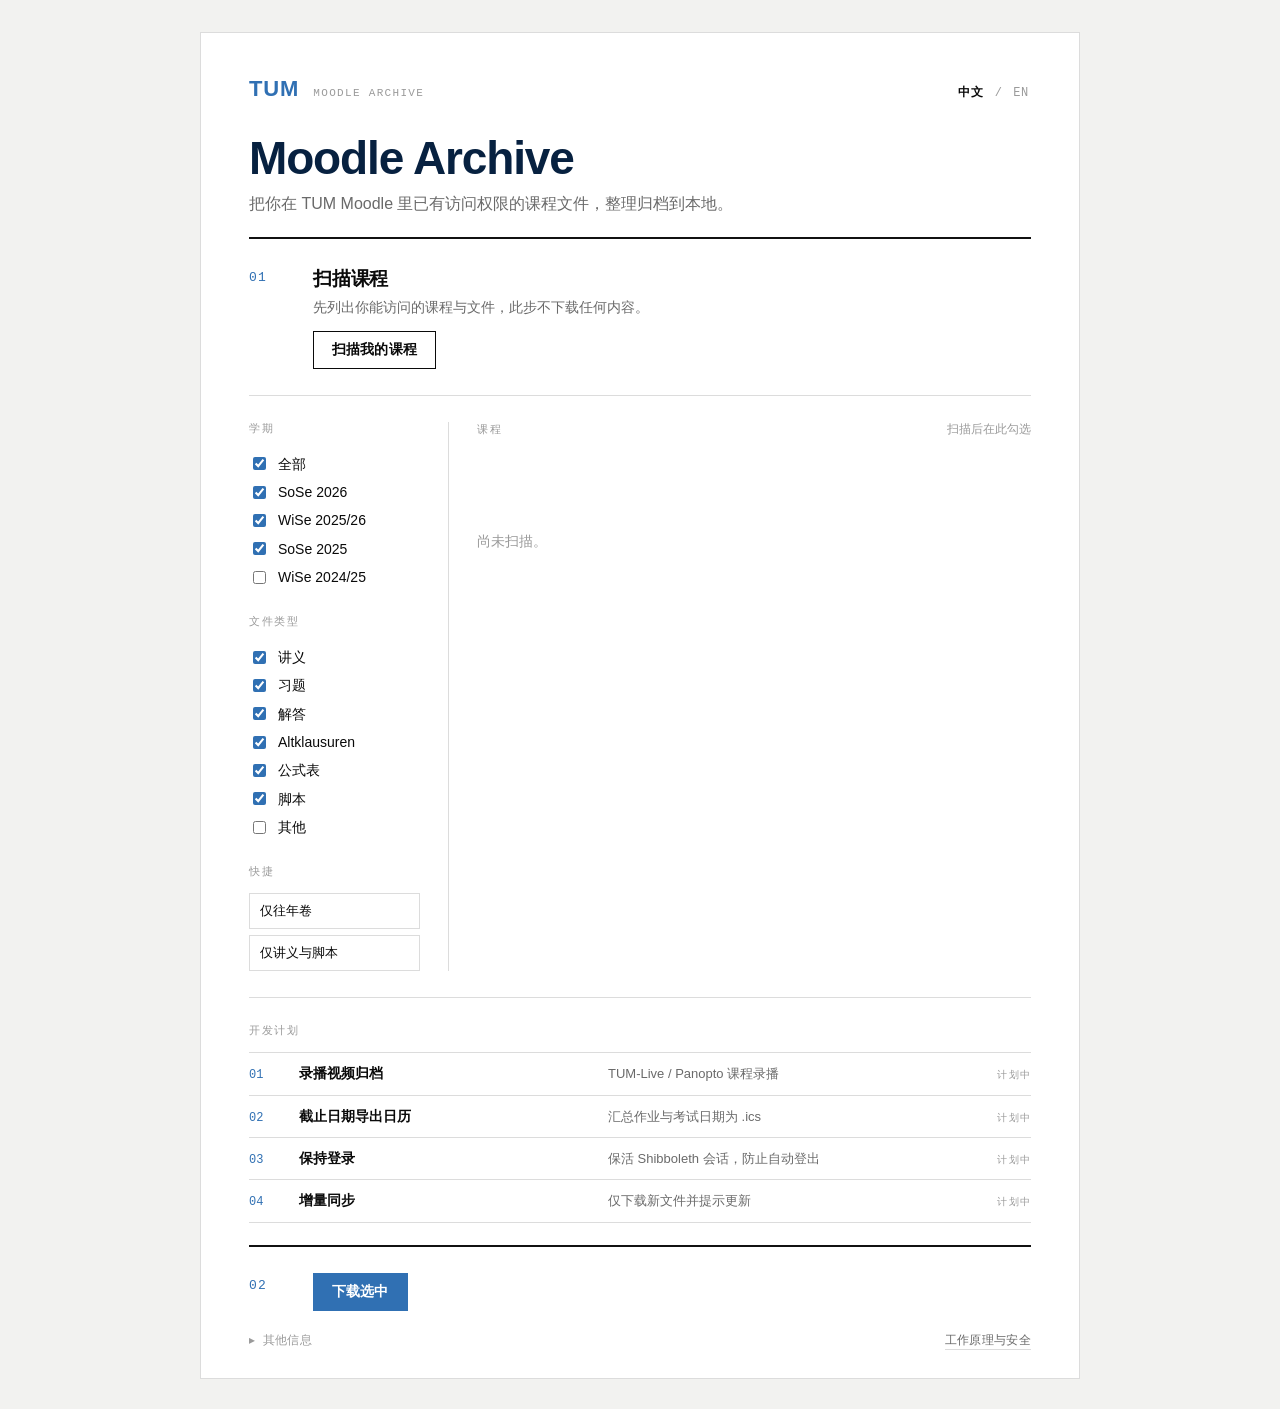
<file: app/index.html>
<!doctype html>
<html lang="zh">
  <head>
    <meta charset="utf-8" />
    <meta name="viewport" content="width=device-width, initial-scale=1" />
    <link rel="stylesheet" href="app.css" />
    <title>TUM Moodle Archive</title>
  </head>
  <body>
    <!-- Front-end PROTOTYPE. Mock data, no real Moodle access. -->
    <div class="sheet">
      <header class="masthead">
        <div class="mast-id">
          <span class="wordmark">TUM</span>
          <span class="mast-meta">Moodle Archive</span>
        </div>
        <nav class="lang-nav">
          <button class="lang-opt" data-lang="zh">中文</button>
          <span class="sep">/</span>
          <button class="lang-opt" data-lang="en">EN</button>
        </nav>
      </header>

      <div class="title-block">
        <h1 data-i18n="title">Moodle Archive</h1>
        <p class="lede" data-i18n="tagline"></p>
      </div>

      <hr class="rule-heavy" />

      <!-- 01 SCAN -->
      <section class="step">
        <div class="step-no">01</div>
        <div class="step-main">
          <h2 data-i18n="scanH"></h2>
          <p class="note" data-i18n="scanHint"></p>
          <div class="action-row">
            <button id="scan" class="btn" data-i18n="scan"></button>
            <span id="scan-status" class="scan-status"></span>
          </div>
        </div>
      </section>

      <hr />

      <!-- SELECT -->
      <section class="grid">
        <aside class="filters">
          <div class="fset">
            <div class="label" data-i18n="fSemester"></div>
            <label class="opt"><input type="checkbox" checked /> <span data-i18n="all"></span></label>
            <label class="opt"><input type="checkbox" checked /> SoSe 2026</label>
            <label class="opt"><input type="checkbox" checked /> WiSe 2025/26</label>
            <label class="opt"><input type="checkbox" checked /> SoSe 2025</label>
            <label class="opt"><input type="checkbox" /> WiSe 2024/25</label>
          </div>
          <div class="fset">
            <div class="label" data-i18n="fType"></div>
            <label class="opt"><input type="checkbox" checked /> <span data-i18n="tLectures"></span></label>
            <label class="opt"><input type="checkbox" checked /> <span data-i18n="tExercises"></span></label>
            <label class="opt"><input type="checkbox" checked /> <span data-i18n="tSolutions"></span></label>
            <label class="opt"><input type="checkbox" checked /> Altklausuren</label>
            <label class="opt"><input type="checkbox" checked /> <span data-i18n="tFormula"></span></label>
            <label class="opt"><input type="checkbox" checked /> <span data-i18n="tScripts"></span></label>
            <label class="opt"><input type="checkbox" /> <span data-i18n="tOther"></span></label>
          </div>
          <div class="fset">
            <div class="label" data-i18n="fQuick"></div>
            <button class="quick" data-i18n="qExams"></button>
            <button class="quick" data-i18n="qSlides"></button>
          </div>
        </aside>

        <section class="listing">
          <div class="listing-head">
            <div class="label" data-i18n="courses"></div>
            <span id="sel-summary" class="sel-summary" data-i18n="selectHint"></span>
          </div>
          <div id="tree" class="tree empty">
            <p class="empty-state" data-i18n="emptyState"></p>
          </div>
        </section>
      </section>

      <hr />

      <!-- ROADMAP -->
      <section class="roadmap">
        <div class="label" data-i18n="featuresTitle"></div>
        <ol class="road-list">
          <li><span class="r-no">01</span><span class="r-name" data-i18n="fVideo"></span><span class="r-desc" data-i18n="fVideoD"></span><span class="r-stat" data-i18n="soon"></span></li>
          <li><span class="r-no">02</span><span class="r-name" data-i18n="fCal"></span><span class="r-desc" data-i18n="fCalD"></span><span class="r-stat" data-i18n="soon"></span></li>
          <li><span class="r-no">03</span><span class="r-name" data-i18n="fKeep"></span><span class="r-desc" data-i18n="fKeepD"></span><span class="r-stat" data-i18n="soon"></span></li>
          <li><span class="r-no">04</span><span class="r-name" data-i18n="fSync"></span><span class="r-desc" data-i18n="fSyncD"></span><span class="r-stat" data-i18n="soon"></span></li>
        </ol>
      </section>

      <hr class="rule-heavy" />

      <!-- 02 DOWNLOAD -->
      <section class="step">
        <div class="step-no">02</div>
        <div class="step-main">
          <div class="action-row">
            <button id="download" class="btn solid" data-i18n="download"></button>
            <div class="progress hidden" id="progress">
              <div class="bar"><div id="fill"></div></div>
              <div class="counts"><span id="pcount">0 / 0</span> <span id="pmeta"></span></div>
            </div>
          </div>
        </div>
      </section>

      <footer class="colophon">
        <details class="about">
          <summary data-i18n="moreInfo"></summary>
          <p class="about-line" data-i18n="footNote"></p>
          <p class="about-line" data-i18n="aboutNote"></p>
        </details>
        <a href="#" data-i18n="help"></a>
      </footer>
    </div>

    <script src="app.js"></script>
  </body>
</html>
</file>
<file: app/app.css>
:root {
  --ink: #0a0a0a;
  --paper: #ffffff;
  --gray: #6a6a6a;
  --faint: #9a9a9a;
  --rule: #111111;
  --hair: #dcdcdc;
  --blue: #3070b3;        /* TUM blue */
  --blue-deep: #072140;
  --sans: "Helvetica Neue", Helvetica, Arial, "Segoe UI", sans-serif;
  --mono: ui-monospace, "SF Mono", "JetBrains Mono", Menlo, Consolas, monospace;
}

* { box-sizing: border-box; }
html { -webkit-font-smoothing: antialiased; }
body {
  margin: 0;
  background: #f2f2f0;
  color: var(--ink);
  font-family: var(--sans);
  font-size: 15px;
  line-height: 1.45;
}
.sheet {
  max-width: 880px;
  margin: 32px auto;
  background: var(--paper);
  border: 1px solid var(--hair);
  padding: 40px 48px 28px;
}

/* hairlines — the Swiss workhorse */
hr { border: 0; border-top: 1px solid var(--hair); margin: 26px 0; }
hr.rule-heavy { border-top: 2px solid var(--rule); margin: 22px 0 26px; }

.label {
  font-family: var(--mono);
  font-size: 11px;
  letter-spacing: .14em;
  text-transform: uppercase;
  color: var(--faint);
  margin-bottom: 12px;
}

/* Masthead */
.masthead { display: flex; align-items: baseline; justify-content: space-between; }
.mast-id { display: flex; align-items: baseline; gap: 14px; }
.wordmark {
  font-weight: 800; font-size: 22px; letter-spacing: .04em; color: var(--blue);
}
.mast-meta {
  font-family: var(--mono); font-size: 11px; letter-spacing: .12em;
  text-transform: uppercase; color: var(--faint);
}
.lang-nav { font-family: var(--mono); font-size: 12px; color: var(--faint); }
.lang-opt {
  background: none; border: 0; padding: 0 2px; cursor: pointer;
  font: inherit; color: var(--faint); letter-spacing: .06em;
}
.lang-opt.on { color: var(--ink); font-weight: 700; }
.lang-nav .sep { margin: 0 2px; }

/* Title block */
.title-block { margin-top: 30px; }
.title-block h1 {
  margin: 0; font-size: 46px; line-height: 1.02; font-weight: 700;
  letter-spacing: -0.025em; color: var(--blue-deep);
}
.lede { margin: 10px 0 0; font-size: 16px; color: var(--gray); max-width: 60ch; }

/* Steps */
.step { display: grid; grid-template-columns: 56px 1fr; gap: 8px; }
.step-no {
  font-family: var(--mono); font-size: 13px; color: var(--blue);
  letter-spacing: .1em; padding-top: 4px;
}
.step-main h2 {
  margin: 0 0 4px; font-size: 19px; font-weight: 700; letter-spacing: -0.01em;
}
.note { margin: 0 0 14px; color: var(--gray); font-size: 14px; }
.action-row { display: flex; align-items: center; gap: 16px; flex-wrap: wrap; }

/* Buttons — rectangular, no radius */
.btn {
  font: 600 14px var(--sans); letter-spacing: .01em;
  border: 1.5px solid var(--ink); background: var(--paper); color: var(--ink);
  padding: 9px 18px; cursor: pointer;
}
.btn:hover { background: var(--ink); color: var(--paper); }
.btn.solid { background: var(--blue); border-color: var(--blue); color: #fff; }
.btn.solid:hover { background: var(--blue-deep); border-color: var(--blue-deep); }
.scan-status { font-family: var(--mono); font-size: 12.5px; color: var(--gray); }
.scan-status.done { color: var(--blue-deep); }

/* Select grid */
.grid { display: grid; grid-template-columns: 200px 1fr; gap: 0; }
.filters { border-right: 1px solid var(--hair); padding-right: 28px; }
.listing { padding-left: 28px; }
.fset { margin-bottom: 24px; }
.fset:last-child { margin-bottom: 0; }
.opt {
  display: flex; align-items: center; gap: 9px; padding: 4px 0;
  font-size: 14px; cursor: pointer;
}
.opt input { accent-color: var(--blue); }
.quick {
  display: block; width: 100%; text-align: left; margin: 6px 0 0;
  border: 1px solid var(--hair); background: none; cursor: pointer;
  font: 13px var(--sans); padding: 8px 10px; color: var(--ink);
}
.quick:hover { border-color: var(--ink); }

.listing-head { display: flex; align-items: baseline; justify-content: space-between; }
.sel-summary { font-family: var(--mono); font-size: 12px; color: var(--faint); }
.tree.empty { min-height: 180px; display: flex; align-items: center; }
.empty-state { color: var(--faint); font-size: 14px; margin: 0; }

/* Course listing — dense, hairline rows, mono counts */
.sem { margin-bottom: 18px; }
.sem-head {
  display: flex; align-items: center; gap: 9px;
  padding: 7px 0; border-bottom: 1.5px solid var(--ink);
  font-weight: 700; font-size: 14px; letter-spacing: .01em;
}
.sem-head .count {
  margin-left: auto; font-family: var(--mono); font-size: 11px;
  color: var(--faint); font-weight: 400; letter-spacing: .04em;
}
.course {
  display: flex; align-items: center; gap: 11px;
  padding: 8px 0; border-bottom: 1px solid var(--hair);
}
.course .cname { flex: 1; font-size: 14px; }
.course .tag {
  font-family: var(--mono); font-size: 10px; letter-spacing: .08em;
  text-transform: uppercase; color: var(--gray);
  border: 1px solid var(--hair); padding: 1px 5px;
}
.course .fcount {
  font-family: var(--mono); font-size: 12px; color: var(--faint);
  min-width: 58px; text-align: right;
}
.course input { accent-color: var(--blue); }

/* Roadmap */
.road-list { list-style: none; margin: 0; padding: 0; }
.road-list li {
  display: grid; grid-template-columns: 36px 1.1fr 1.4fr auto;
  gap: 14px; align-items: baseline;
  padding: 10px 0; border-bottom: 1px solid var(--hair);
}
.road-list li:first-child { border-top: 1px solid var(--hair); }
.r-no { font-family: var(--mono); font-size: 12px; color: var(--blue); }
.r-name { font-weight: 600; font-size: 14px; }
.r-desc { color: var(--gray); font-size: 13px; }
.r-stat {
  font-family: var(--mono); font-size: 10px; letter-spacing: .12em;
  text-transform: uppercase; color: var(--faint); text-align: right;
}

/* Progress */
.progress { flex: 1; min-width: 220px; }
.bar { height: 4px; background: #ededed; }
#fill { height: 100%; width: 0%; background: var(--blue); transition: width .3s; }
.counts { margin-top: 6px; font-family: var(--mono); font-size: 12px; color: var(--gray); }

/* Colophon */
.colophon {
  margin-top: 22px; display: flex; justify-content: space-between;
  font-size: 11.5px; color: var(--faint); font-family: var(--mono);
  letter-spacing: .03em;
}
.colophon a { color: var(--gray); text-decoration: none; border-bottom: 1px solid var(--hair); }
.colophon .about summary { cursor: pointer; list-style: none; color: var(--faint); }
.colophon .about summary::-webkit-details-marker { display: none; }
.colophon .about summary::before { content: "▸ "; }
.colophon .about[open] summary::before { content: "▾ "; }
.colophon .about-line { margin: 4px 0 0; font-size: 11px; color: #b6b6b6; }

.hidden { display: none; }

@media (max-width: 720px) {
  .sheet { padding: 24px; margin: 0; border: 0; }
  .grid { grid-template-columns: 1fr; }
  .filters { border-right: 0; border-bottom: 1px solid var(--hair); padding: 0 0 20px; }
  .listing { padding: 20px 0 0; }
  .title-block h1 { font-size: 34px; }
  .road-list li { grid-template-columns: 28px 1fr; }
  .r-desc, .r-stat { display: none; }
}
</file>
